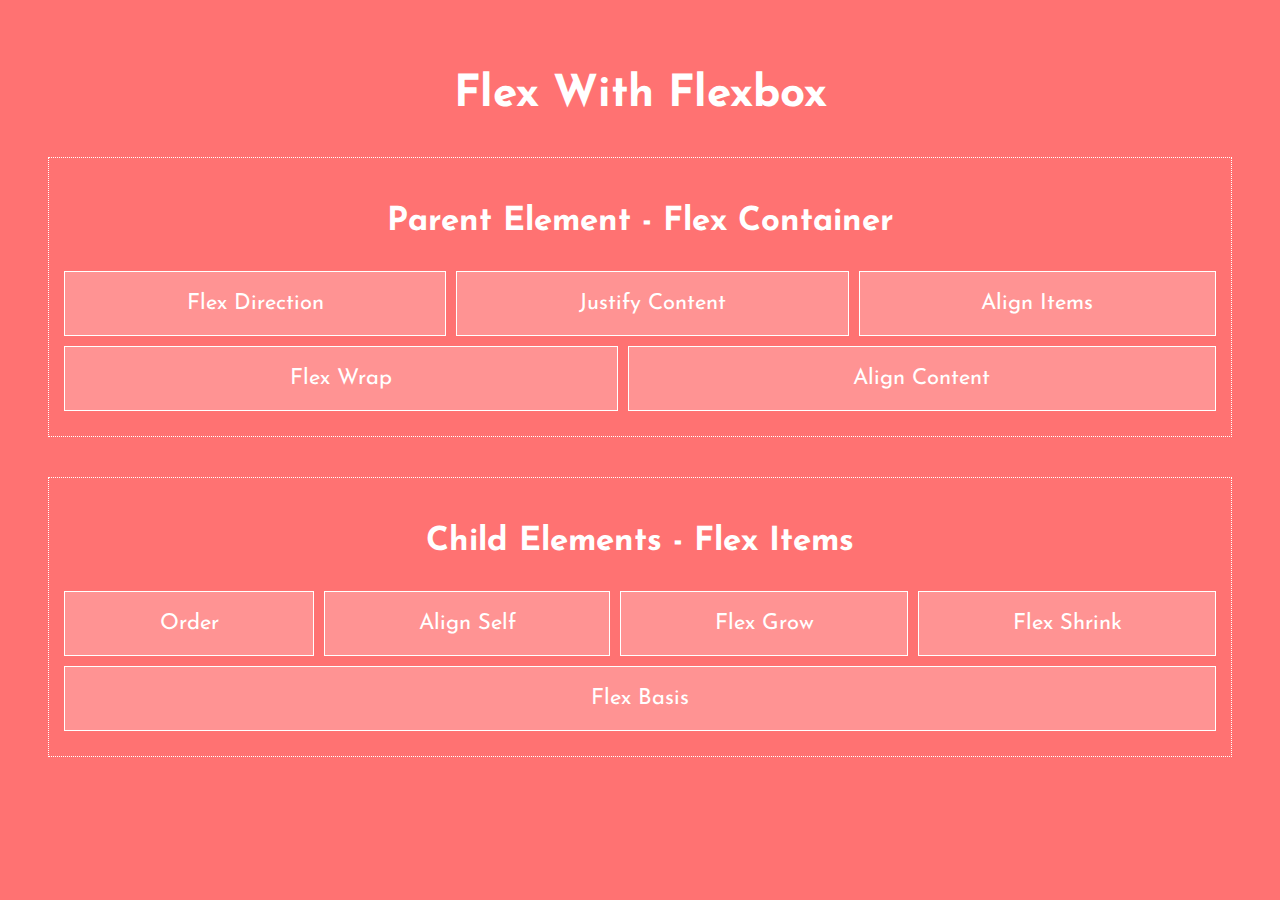
<file: index.html>
<!DOCTYPE html>
<html lang="en">
<head>
    <meta charset="UTF-8">
    <meta name="viewport" content="width=device-width, initial-scale=1.0">
    <title>Flexbox | Web</title>
    <link href='https://fonts.googleapis.com/css?family=Josefin Sans' rel='stylesheet'>
    <link rel="stylesheet" href="./css/boilerplate.css">
    <link rel="stylesheet" href="./css/index.css">
</head>
<body>
    <div class="header">
        <h1>Flex With Flexbox</h1>
    </div>

    <div class="body">
        <div class="head-container">
            <h2 class="text-center">Parent Element - Flex Container</h2>
            <div class="container">
                <a href="flexDirection.html">Flex Direction</a>
                <a href="justifyContent.html">Justify Content</a>
                <a href="alignItems.html">Align Items</a>
            </div>
            <div class="container">
                <a href="flexWrap.html">Flex Wrap</a>
                <a href="alignContent.html">Align Content</a>
            </div>
        </div>

        <div class="head-container">
            <h2 class="text-center">Child Elements - Flex Items</h2>
            <div class="container">
                <a href="order.html">Order</a>
                <a href="alignSelf.html">Align Self</a>
                <a href="flexGrow.html">Flex Grow</a>
                <a href="flexShrink.html">Flex Shrink</a>
                <a href="flexBasis.html">Flex Basis</a>
            </div>
        </div>
    </div>
</body>
</html>
</file>
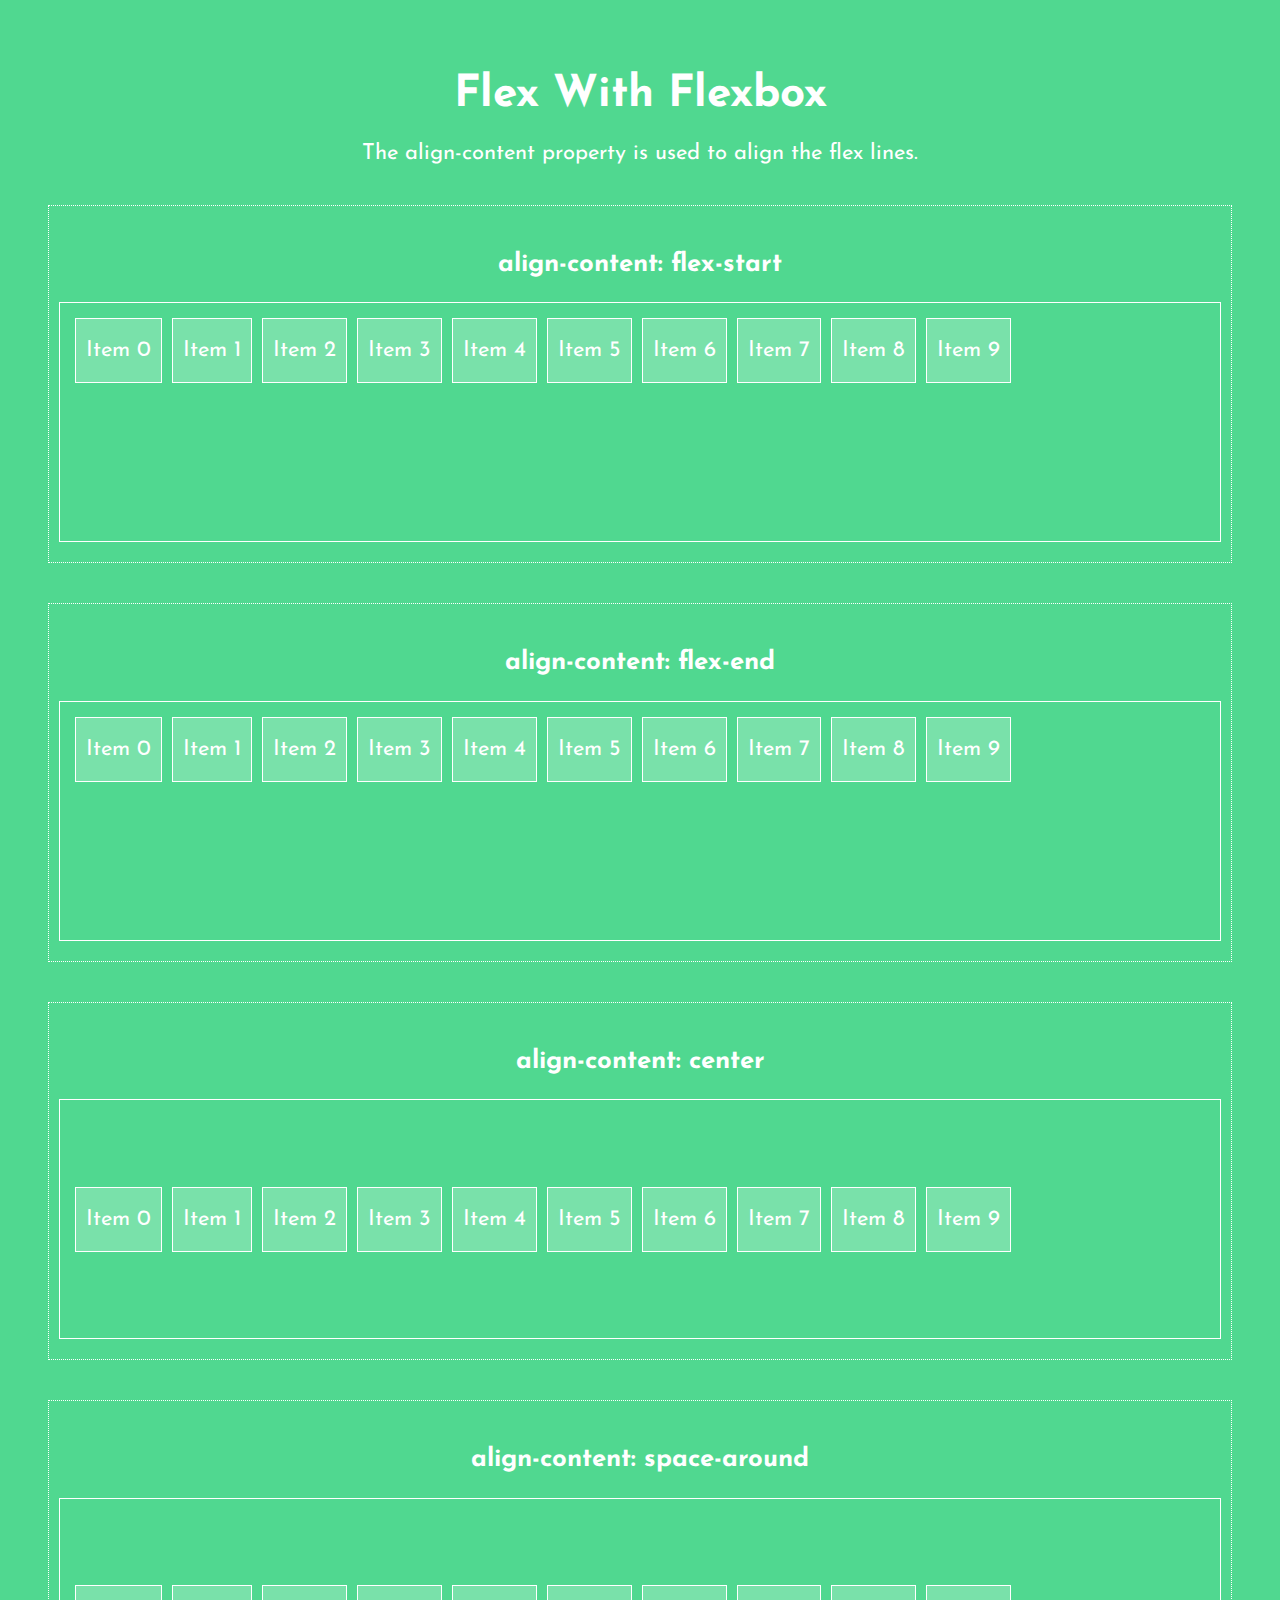
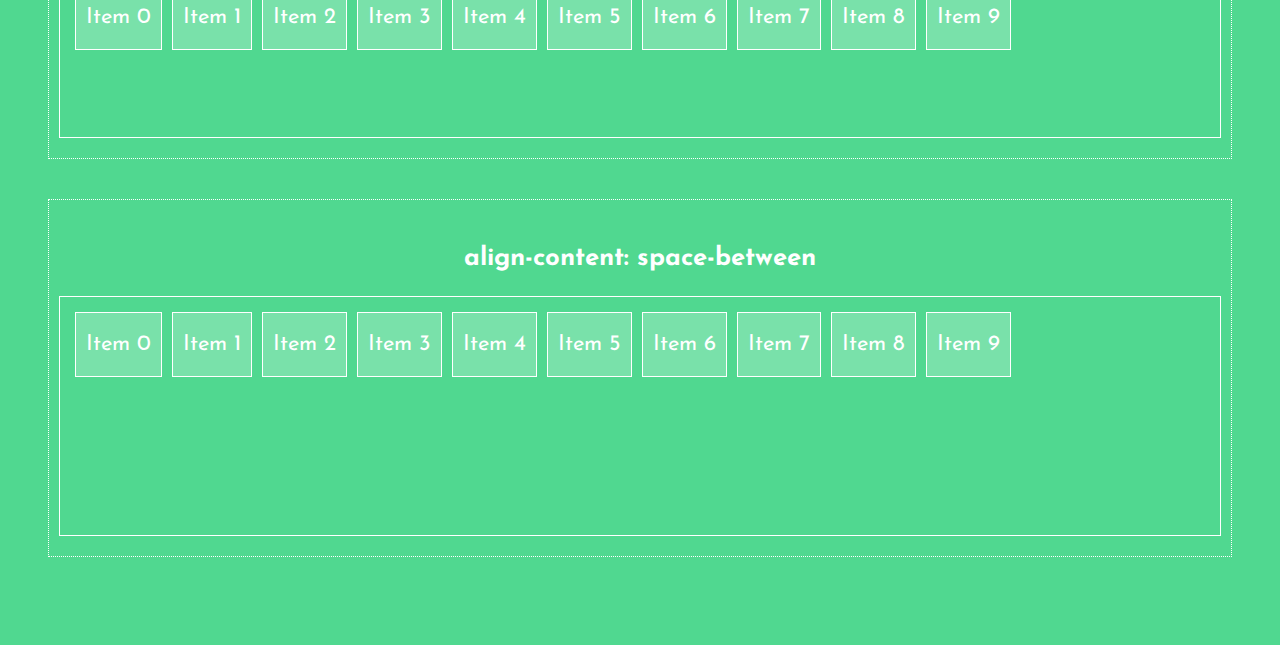
<file: alignContent.html>
<!DOCTYPE html>
<html lang="en">
<head>
    <meta charset="UTF-8">
    <meta name="viewport" content="width=device-width, initial-scale=1.0">
    <title>Align-content</title>
    <link href='https://fonts.googleapis.com/css?family=Josefin Sans' rel='stylesheet'>
    <link rel="stylesheet" href="./css/boilerplate.css">
    <link rel="stylesheet" href="./css/alignContent.css">
</head>
<body>
    <div class="header">
        <h1>Flex With Flexbox</h1>
        <p>The align-content property is used to align the flex lines.</p>
    </div>

    <div class="head-container">
        <h3 class="text-center">align-content: flex-start</h3>
        <div class="flex-container start">
            <div>Item 0</div>
            <div>Item 1</div>
            <div>Item 2</div>
            <div>Item 3</div>
            <div>Item 4</div>
            <div>Item 5</div>
            <div>Item 6</div>
            <div>Item 7</div>
            <div>Item 8</div>
            <div>Item 9</div>
        </div>
    </div>
    <div class="head-container">
        <h3 class="text-center">align-content: flex-end</h3>
        <div class="flex-container end">
            <div>Item 0</div>
            <div>Item 1</div>
            <div>Item 2</div>
            <div>Item 3</div>
            <div>Item 4</div>
            <div>Item 5</div>
            <div>Item 6</div>
            <div>Item 7</div>
            <div>Item 8</div>
            <div>Item 9</div>
        </div>
    </div>
    <div class="head-container">
        <h3 class="text-center">align-content: center</h3>
        <div class="flex-container center">
            <div>Item 0</div>
            <div>Item 1</div>
            <div>Item 2</div>
            <div>Item 3</div>
            <div>Item 4</div>
            <div>Item 5</div>
            <div>Item 6</div>
            <div>Item 7</div>
            <div>Item 8</div>
            <div>Item 9</div>
        </div>
    </div>
    <div class="head-container">
        <h3 class="text-center">align-content: space-around</h3>
        <div class="flex-container space-around">
            <div>Item 0</div>
            <div>Item 1</div>
            <div>Item 2</div>
            <div>Item 3</div>
            <div>Item 4</div>
            <div>Item 5</div>
            <div>Item 6</div>
            <div>Item 7</div>
            <div>Item 8</div>
            <div>Item 9</div>
        </div>
    </div>
    <div class="head-container">
        <h3 class="text-center">align-content: space-between</h3>
        <div class="flex-container space-between">
            <div>Item 0</div>
            <div>Item 1</div>
            <div>Item 2</div>
            <div>Item 3</div>
            <div>Item 4</div>
            <div>Item 5</div>
            <div>Item 6</div>
            <div>Item 7</div>
            <div>Item 8</div>
            <div>Item 9</div>
        </div>
    </div>
</body>
</html>
</file>
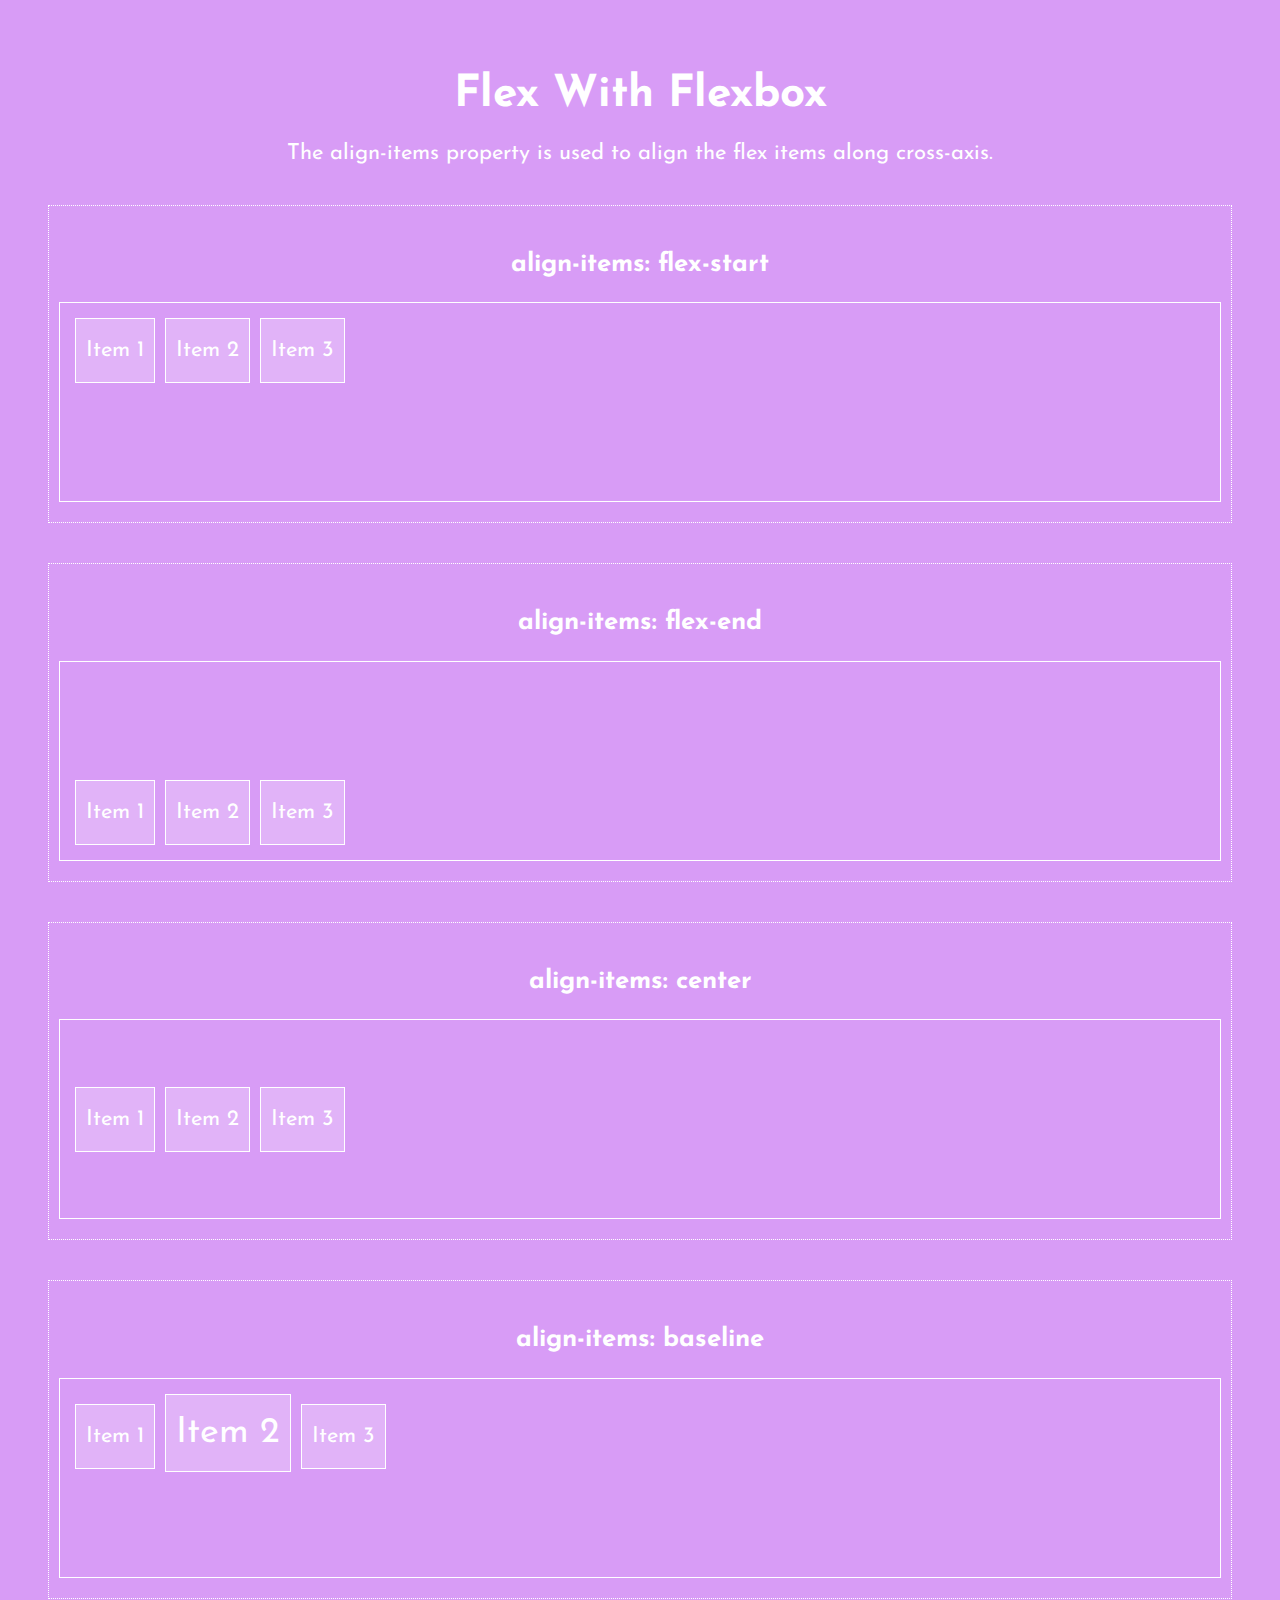
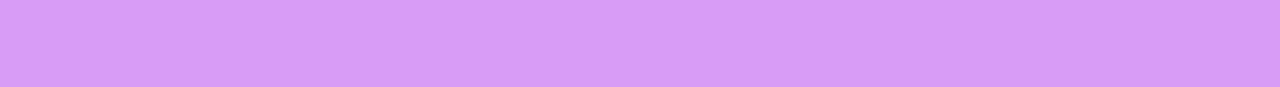
<file: alignItems.html>
<!DOCTYPE html>
<html lang="en">
<head>
    <meta charset="UTF-8">
    <meta name="viewport" content="width=device-width, initial-scale=1.0">
    <title>Align-items</title>
    <link href='https://fonts.googleapis.com/css?family=Josefin Sans' rel='stylesheet'>
    <link rel="stylesheet" href="./css/boilerplate.css">
    <link rel="stylesheet" href="./css/alignItems.css">
</head>
<body>
    <div class="header">
        <h1>Flex With Flexbox</h1>
        <p>The align-items property is used to align the flex items along cross-axis.</p>
    </div>

    <div class="head-container">
        <h3 class="text-center">align-items: flex-start</h3>
        <div class="flex-container start">
            <div>Item 1</div>
            <div>Item 2</div>
            <div>Item 3</div>
        </div>
    </div>
    <div class="head-container">
        <h3 class="text-center">align-items: flex-end</h3>
        <div class="flex-container end">
            <div>Item 1</div>
            <div>Item 2</div>
            <div>Item 3</div>
        </div>
    </div>
    <div class="head-container">
        <h3 class="text-center">align-items: center</h3>
        <div class="flex-container center">
            <div>Item 1</div>
            <div>Item 2</div>
            <div>Item 3</div>
        </div>
    </div>
    <div class="head-container">
        <h3 class="text-center">align-items: baseline</h3>
        <div class="flex-container baseline">
            <div>Item 1</div>
            <div>Item 2</div>
            <div>Item 3</div>
        </div>
    </div>
</body>
</html>
</file>
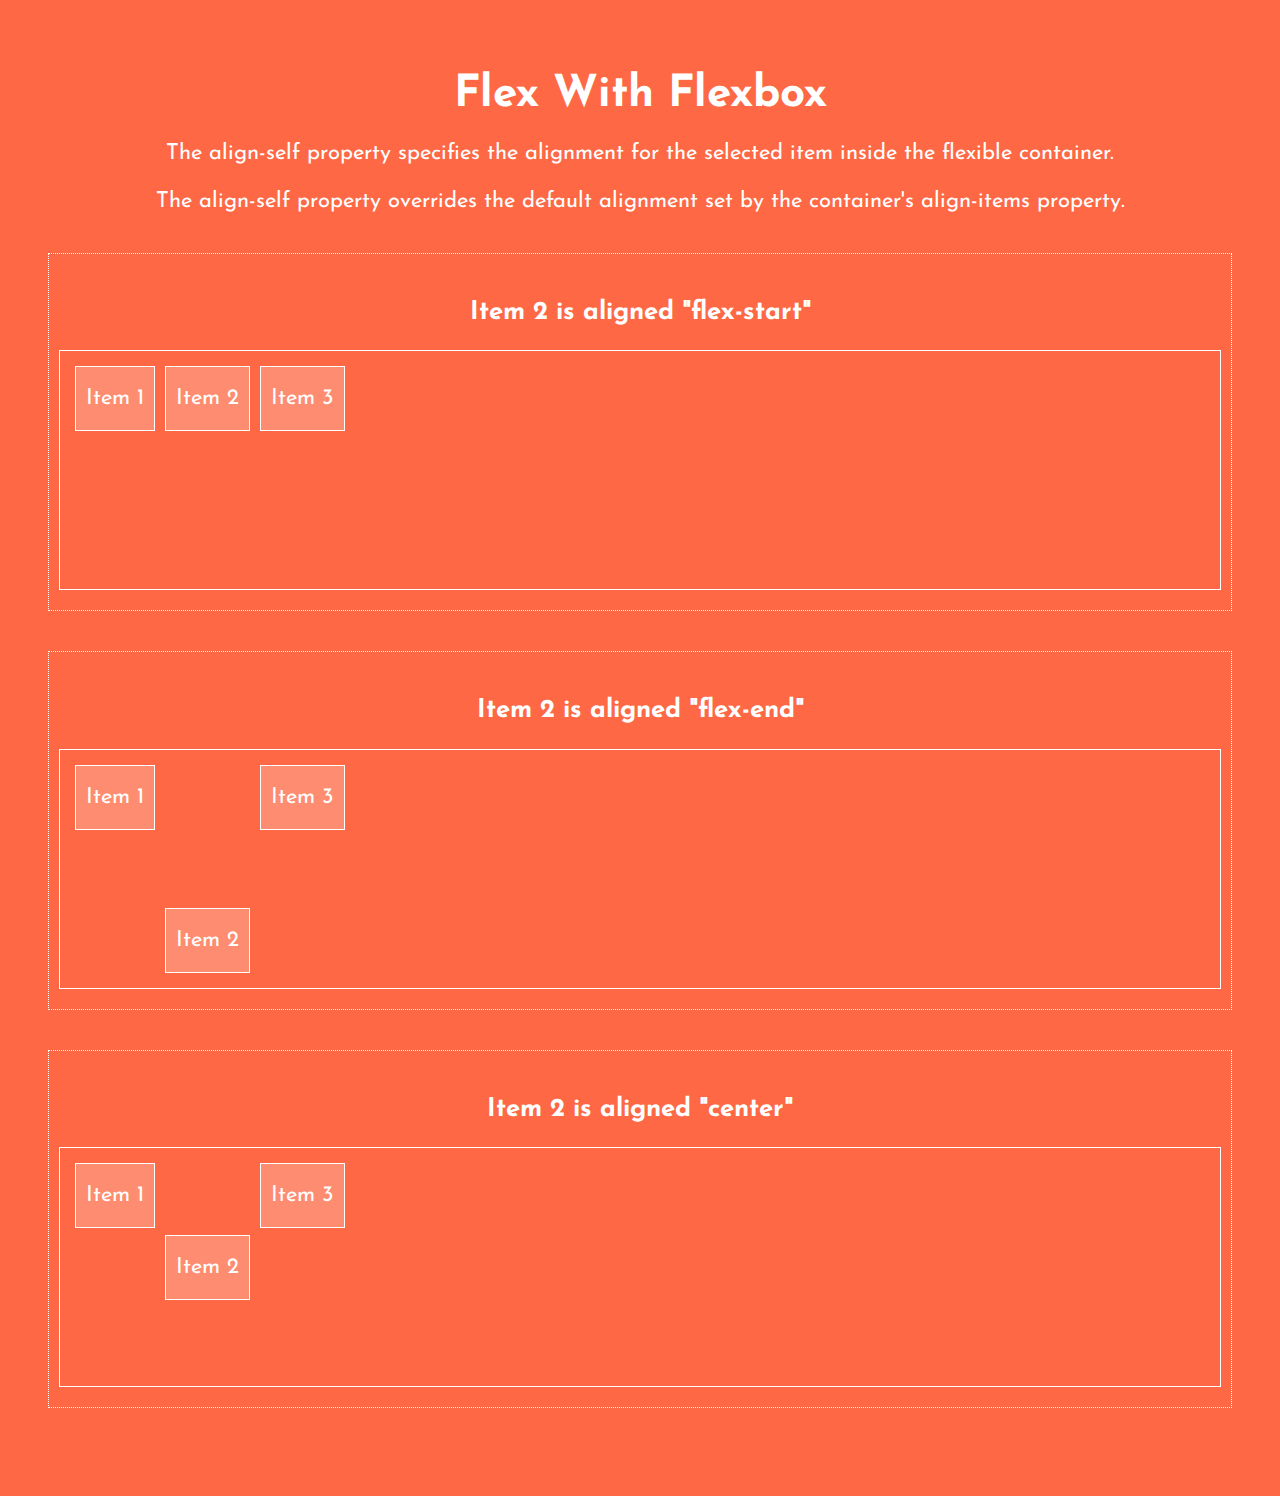
<file: alignSelf.html>
<!DOCTYPE html>
<html lang="en">
<head>
    <meta charset="UTF-8">
    <meta name="viewport" content="width=device-width, initial-scale=1.0">
    <title>Flex-direction</title>
    <link href='https://fonts.googleapis.com/css?family=Josefin Sans' rel='stylesheet'>
    <link rel="stylesheet" href="./css/boilerplate.css">
    <link rel="stylesheet" href="./css/alignSelf.css">
</head>
<body>
    <div class="header">
        <h1>Flex With Flexbox</h1>
        <p>The align-self property specifies the alignment for the selected item inside the flexible container.</p>
        <p>The align-self property overrides the default alignment set by the container's align-items property.</p>
    </div>

    <div class="head-container">
        <h3 class="text-center">Item 2 is aligned "flex-start"</h3>
        <div class="flex-container sample1">
            <div>Item 1</div>
            <div>Item 2</div>
            <div>Item 3</div>
        </div>
    </div>
    <div class="head-container">
        <h3 class="text-center">Item 2 is aligned "flex-end"</h3>
        <div class="flex-container sample2">
            <div>Item 1</div>
            <div>Item 2</div>
            <div>Item 3</div>
        </div>
    </div>
    <div class="head-container">
        <h3 class="text-center">Item 2 is aligned "center"</h3>
        <div class="flex-container sample3">
            <div>Item 1</div>
            <div>Item 2</div>
            <div>Item 3</div>
        </div>
    </div>
</body>
</html>
</file>
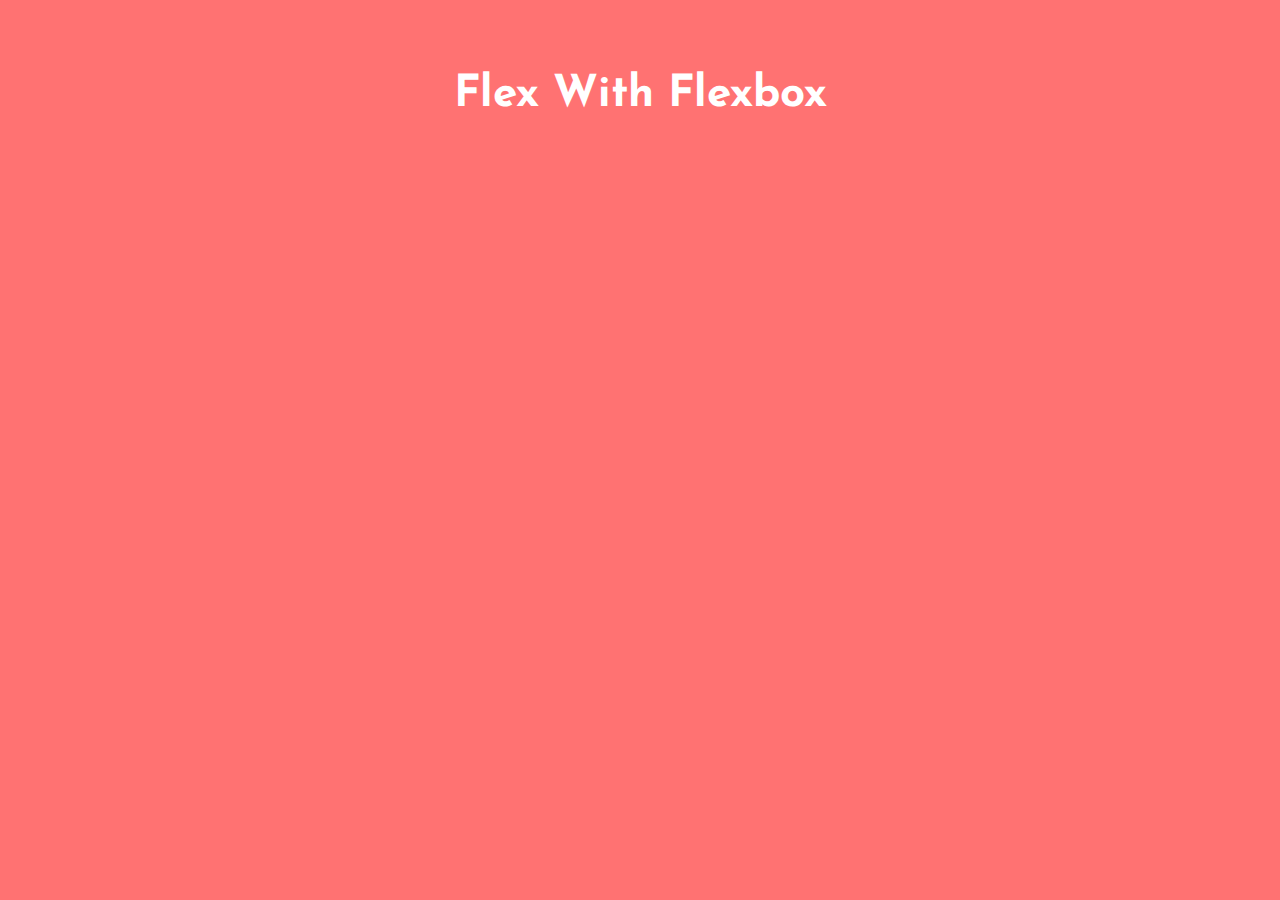
<file: boilerplate.html>
<!DOCTYPE html>
<html lang="en">
<head>
    <meta charset="UTF-8">
    <meta name="viewport" content="width=device-width, initial-scale=1.0">
    <title>Learning-Flexbox</title>
    <link href='https://fonts.googleapis.com/css?family=Josefin Sans' rel='stylesheet'>
    <link rel="stylesheet" href="./css/boilerplate.css">
</head>
<body>
    <div class="header">
        <h1>Flex With Flexbox</h1>
    </div>
</body>
</html>
</file>
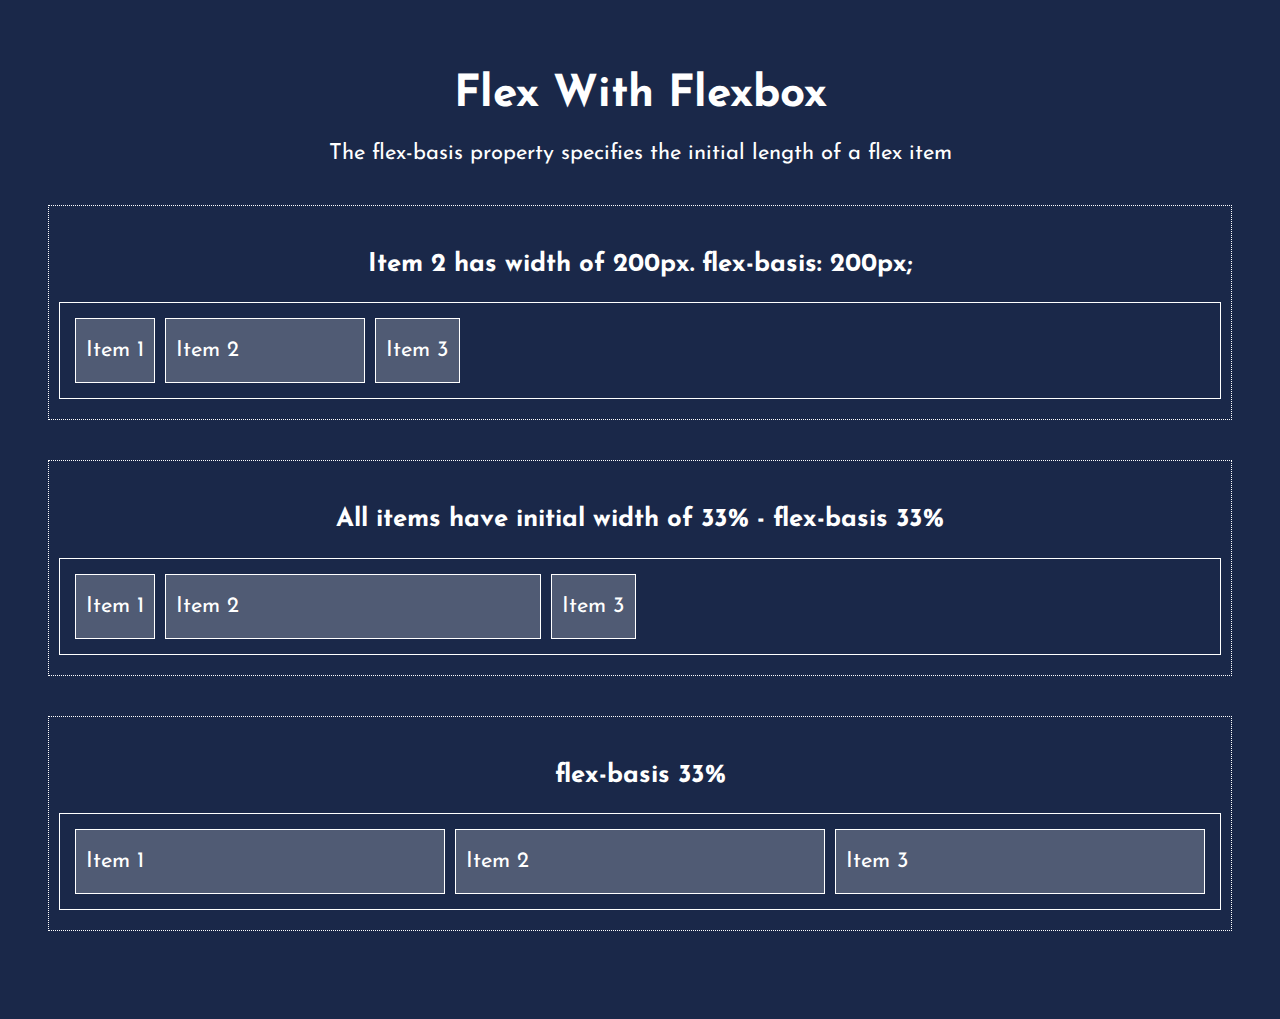
<file: flexBasis.html>
<!DOCTYPE html>
<html lang="en">
<head>
    <meta charset="UTF-8">
    <meta name="viewport" content="width=device-width, initial-scale=1.0">
    <title>Flex-direction</title>
    <link href='https://fonts.googleapis.com/css?family=Josefin Sans' rel='stylesheet'>
    <link rel="stylesheet" href="./css/boilerplate.css">
    <link rel="stylesheet" href="./css/flexBasis.css">
</head>
<body>
    <div class="header">
        <h1>Flex With Flexbox</h1>
        <p>The flex-basis property specifies the initial length of a flex item</p>
    </div>

    <div class="head-container">
        <h3 class="text-center">Item 2 has width of 200px. flex-basis: 200px;</h3>
        <div class="flex-container sample1">
            <div>Item 1</div>
            <div>Item 2</div>
            <div>Item 3</div>
        </div>
    </div>
    <div class="head-container">
        <h3 class="text-center">All items have initial width of 33% - flex-basis 33%</h3>
        <div class="flex-container sample2">
            <div>Item 1</div>
            <div>Item 2</div>
            <div>Item 3</div>
        </div>
    </div>
    <div class="head-container">
        <h3 class="text-center">flex-basis 33%</h3>
        <div class="flex-container sample3">
            <div>Item 1</div>
            <div>Item 2</div>
            <div>Item 3</div>
        </div>
    </div>
</body>
</html>
</file>
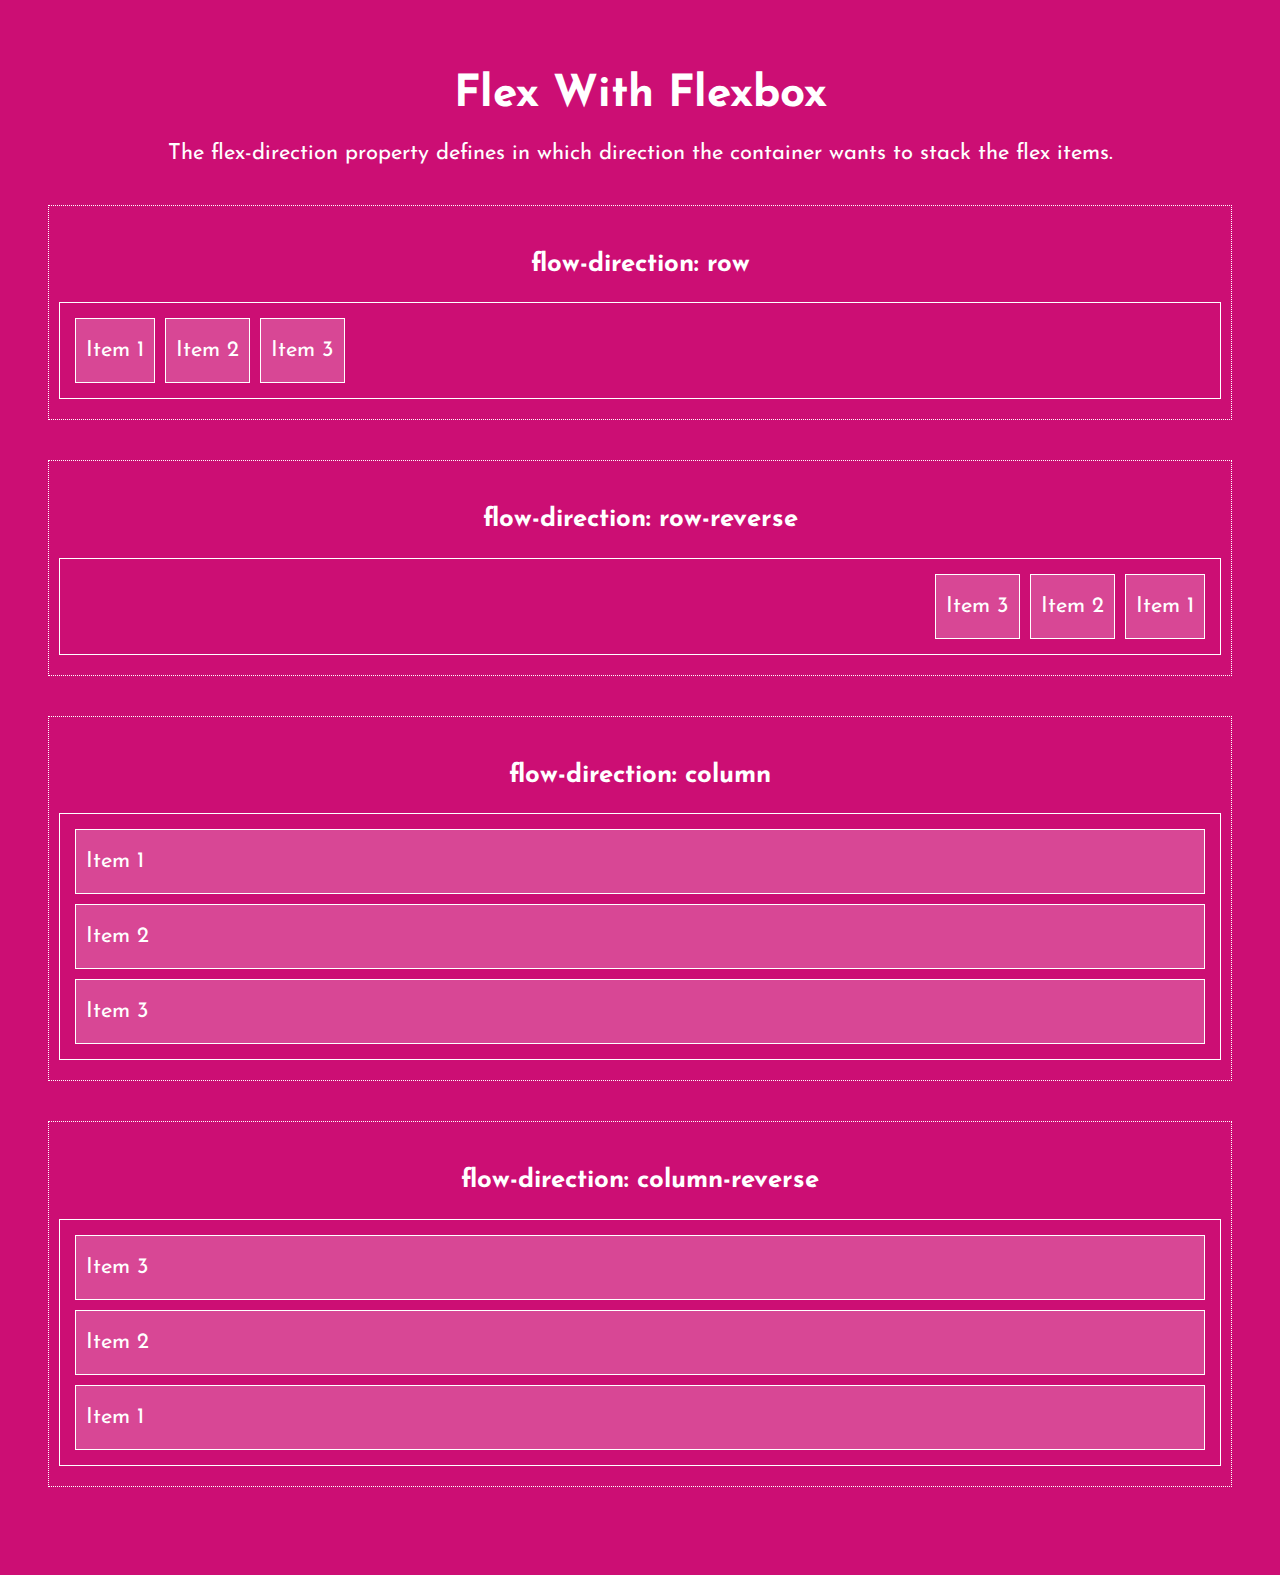
<file: flexDirection.html>
<!DOCTYPE html>
<html lang="en">
<head>
    <meta charset="UTF-8">
    <meta name="viewport" content="width=device-width, initial-scale=1.0">
    <title>Flex-direction</title>
    <link href='https://fonts.googleapis.com/css?family=Josefin Sans' rel='stylesheet'>
    <link rel="stylesheet" href="./css/boilerplate.css">
    <link rel="stylesheet" href="./css/flexDirection.css">
</head>
<body>
    <div class="header">
        <h1>Flex With Flexbox</h1>
        <p>The flex-direction property defines in which direction the container wants to stack the flex items.</p>
    </div>

    <div class="head-container">
        <h3 class="text-center">flow-direction: row</h3>
        <div class="flex-container row">
            <div>Item 1</div>
            <div>Item 2</div>
            <div>Item 3</div>
        </div>
    </div>
    <div class="head-container">
        <h3 class="text-center">flow-direction: row-reverse</h3>
        <div class="flex-container row-reverse">
            <div>Item 1</div>
            <div>Item 2</div>
            <div>Item 3</div>
        </div>
    </div>
    <div class="head-container">
        <h3 class="text-center">flow-direction: column</h3>
        <div class="flex-container column">
            <div>Item 1</div>
            <div>Item 2</div>
            <div>Item 3</div>
        </div>
    </div>
    <div class="head-container">
        <h3 class="text-center">flow-direction: column-reverse</h3>
        <div class="flex-container column-reverse">
            <div>Item 1</div>
            <div>Item 2</div>
            <div>Item 3</div>
        </div>
    </div>
</body>
</html>
</file>
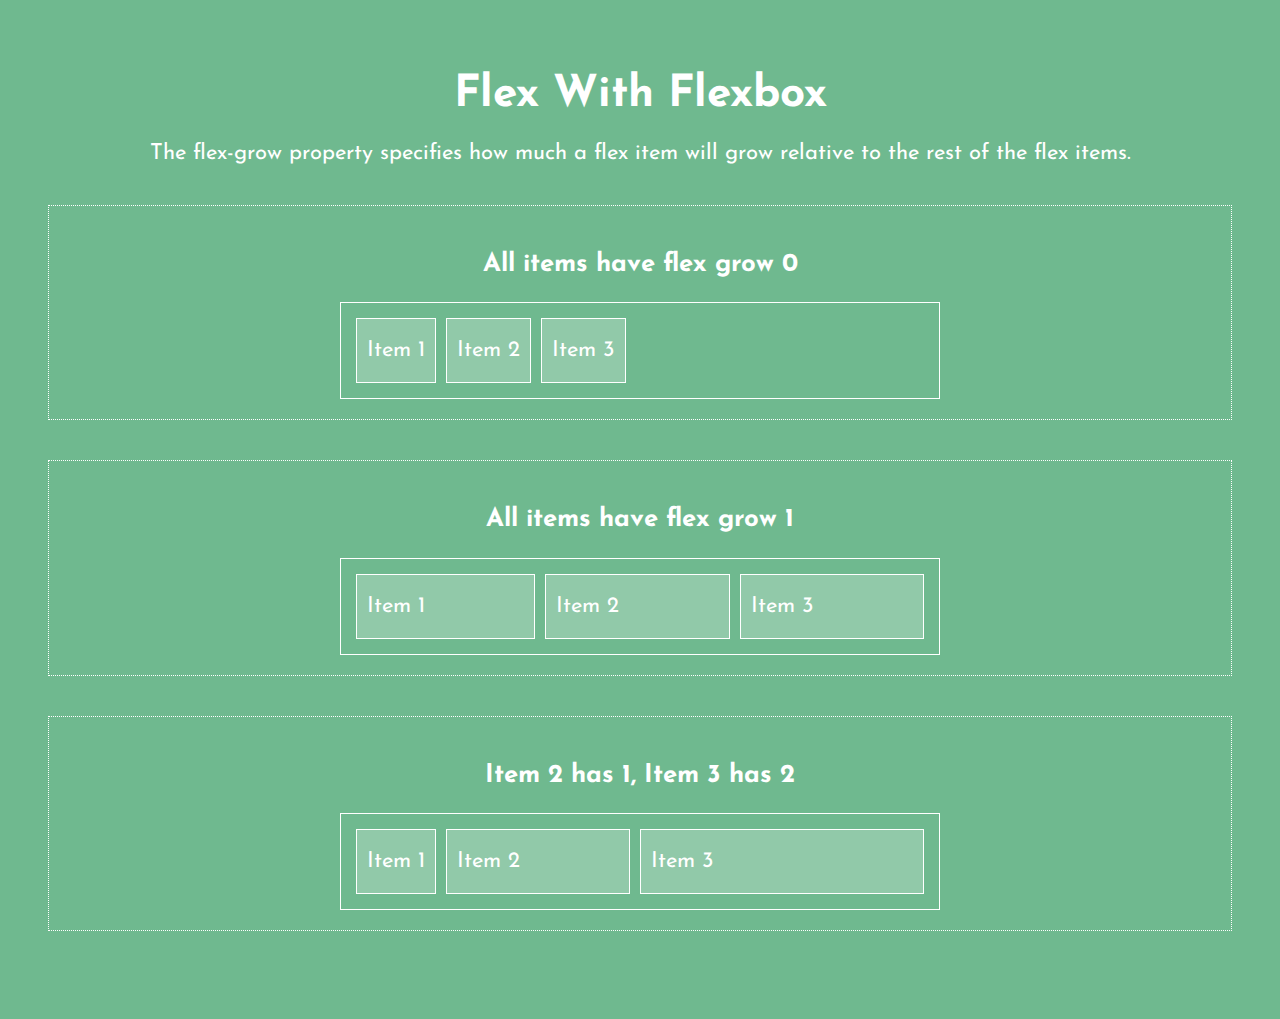
<file: flexGrow.html>
<!DOCTYPE html>
<html lang="en">
<head>
    <meta charset="UTF-8">
    <meta name="viewport" content="width=device-width, initial-scale=1.0">
    <title>Flex-direction</title>
    <link href='https://fonts.googleapis.com/css?family=Josefin Sans' rel='stylesheet'>
    <link rel="stylesheet" href="./css/boilerplate.css">
    <link rel="stylesheet" href="./css/flexGrow.css">
</head>
<body>
    <div class="header">
        <h1>Flex With Flexbox</h1>
        <p>The flex-grow property specifies how much a flex item will grow relative to the rest of the flex items.</p>
    </div>

    <div class="head-container">
        <h3 class="text-center">All items have flex grow 0</h3>
        <div class="flex-container sample1">
            <div>Item 1</div>
            <div>Item 2</div>
            <div>Item 3</div>
        </div>
    </div>
    <div class="head-container">
        <h3 class="text-center">All items have flex grow 1</h3>
        <div class="flex-container sample2">
            <div>Item 1</div>
            <div>Item 2</div>
            <div>Item 3</div>
        </div>
    </div>
    <div class="head-container">
        <h3 class="text-center">Item 2 has 1, Item 3 has 2</h3>
        <div class="flex-container sample3">
            <div>Item 1</div>
            <div>Item 2</div>
            <div>Item 3</div>
        </div>
    </div>
</body>
</html>
</file>
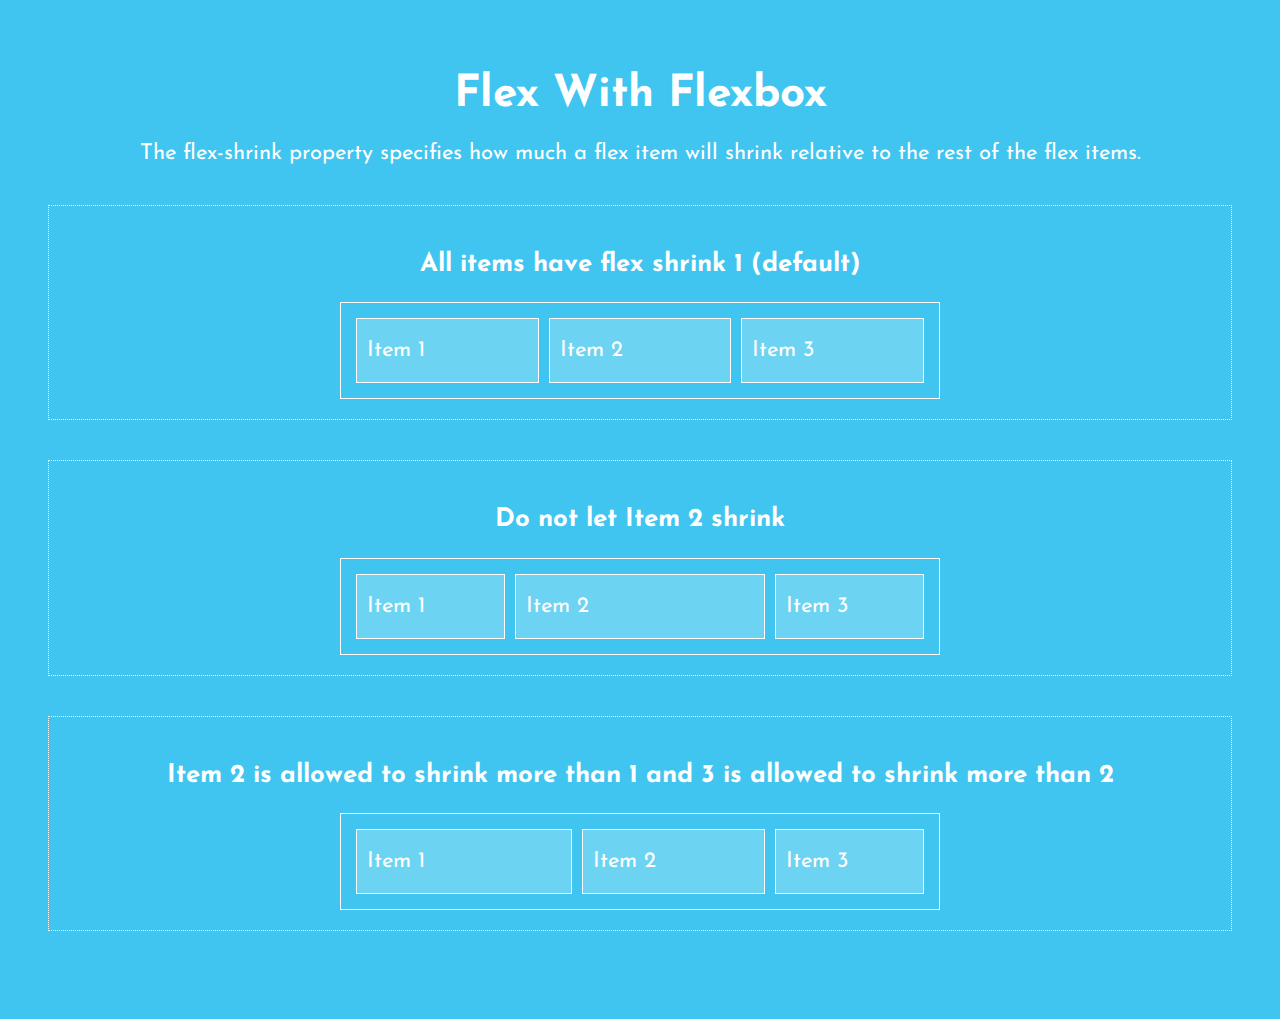
<file: flexShrink.html>
<!DOCTYPE html>
<html lang="en">
<head>
    <meta charset="UTF-8">
    <meta name="viewport" content="width=device-width, initial-scale=1.0">
    <title>Flex-direction</title>
    <link href='https://fonts.googleapis.com/css?family=Josefin Sans' rel='stylesheet'>
    <link rel="stylesheet" href="./css/boilerplate.css">
    <link rel="stylesheet" href="./css/flexShrink.css">
</head>
<body>
    <div class="header">
        <h1>Flex With Flexbox</h1>
        <p>The flex-shrink property specifies how much a flex item will shrink relative to the rest of the flex items.</p>
    </div>

    <div class="head-container">
        <h3 class="text-center">All items have flex shrink 1 (default)</h3>
        <div class="flex-container sample1">
            <div>Item 1</div>
            <div>Item 2</div>
            <div>Item 3</div>
        </div>
    </div>
    <div class="head-container">
        <h3 class="text-center">Do not let Item 2 shrink</h3>
        <div class="flex-container sample2">
            <div>Item 1</div>
            <div>Item 2</div>
            <div>Item 3</div>
        </div>
    </div>
    <div class="head-container">
        <h3 class="text-center">Item 2 is allowed to shrink more than 1 and 3 is allowed to shrink more than 2</h3>
        <div class="flex-container sample3">
            <div>Item 1</div>
            <div>Item 2</div>
            <div>Item 3</div>
        </div>
    </div>
</body>
</html>
</file>
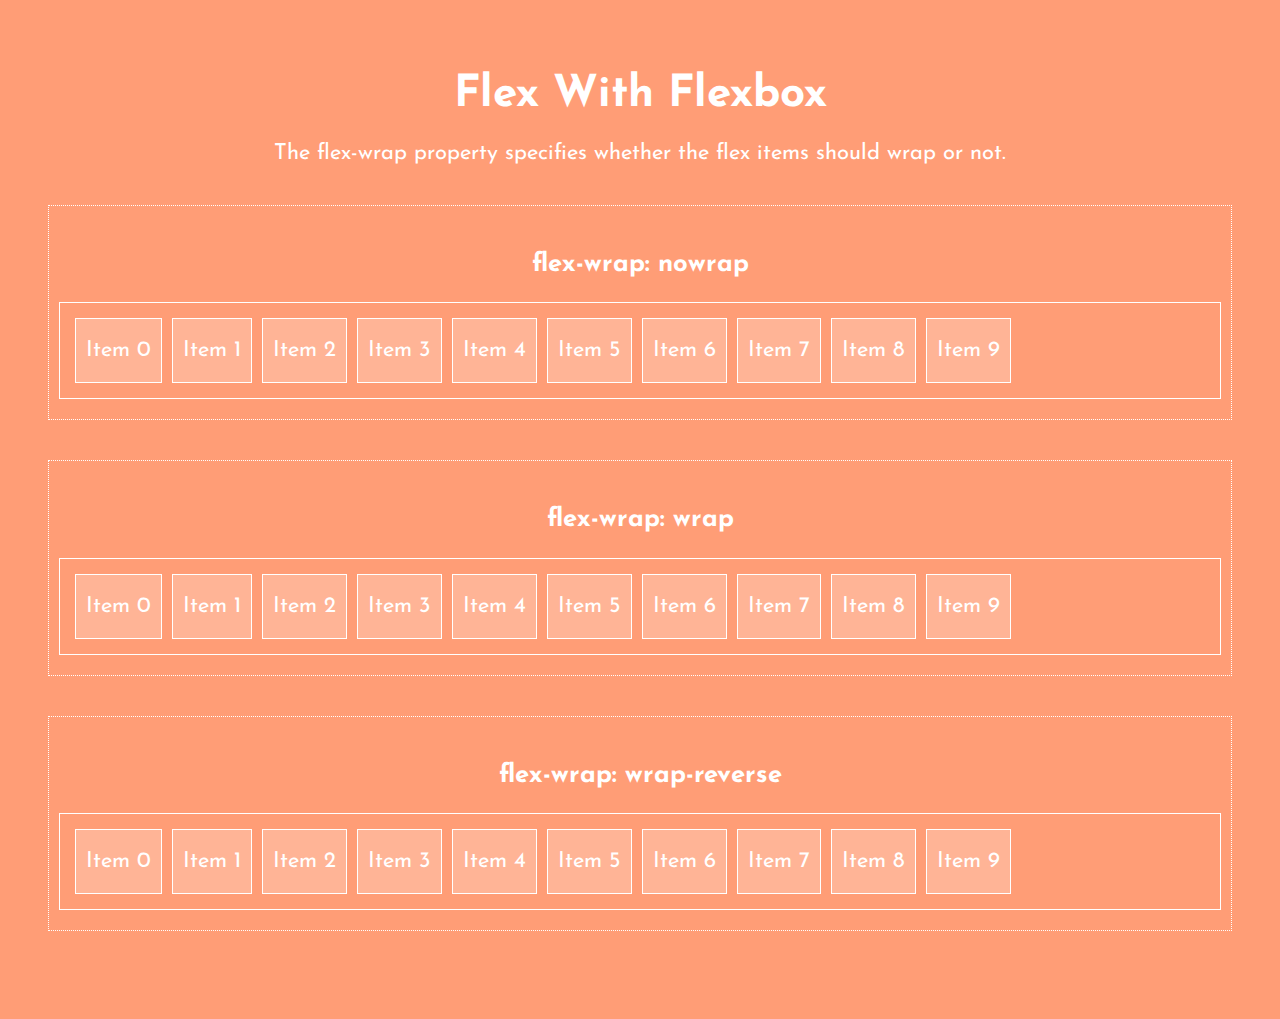
<file: flexWrap.html>
<!DOCTYPE html>
<html lang="en">
<head>
    <meta charset="UTF-8">
    <meta name="viewport" content="width=device-width, initial-scale=1.0">
    <title>Flex-wrap</title>
    <link href='https://fonts.googleapis.com/css?family=Josefin Sans' rel='stylesheet'>
    <link rel="stylesheet" href="./css/boilerplate.css">
    <link rel="stylesheet" href="./css/flexWrap.css">
</head>
<body>
    <div class="header">
        <h1>Flex With Flexbox</h1>
        <p>The flex-wrap property specifies whether the flex items should wrap or not.</p>
    </div>

    <div class="head-container">
        <h3 class="text-center">flex-wrap: nowrap</h3>
        <div class="flex-container nowrap">
            <div>Item 0</div>
            <div>Item 1</div>
            <div>Item 2</div>
            <div>Item 3</div>
            <div>Item 4</div>
            <div>Item 5</div>
            <div>Item 6</div>
            <div>Item 7</div>
            <div>Item 8</div>
            <div>Item 9</div>
        </div>
    </div>
    <div class="head-container">
        <h3 class="text-center">flex-wrap: wrap</h3>
        <div class="flex-container wrap">
            <div>Item 0</div>
            <div>Item 1</div>
            <div>Item 2</div>
            <div>Item 3</div>
            <div>Item 4</div>
            <div>Item 5</div>
            <div>Item 6</div>
            <div>Item 7</div>
            <div>Item 8</div>
            <div>Item 9</div>
        </div>
    </div>
    <div class="head-container">
        <h3 class="text-center">flex-wrap: wrap-reverse</h3>
        <div class="flex-container wrap-reverse">
            <div>Item 0</div>
            <div>Item 1</div>
            <div>Item 2</div>
            <div>Item 3</div>
            <div>Item 4</div>
            <div>Item 5</div>
            <div>Item 6</div>
            <div>Item 7</div>
            <div>Item 8</div>
            <div>Item 9</div>
        </div>
    </div>
</body>
</html>
</file>
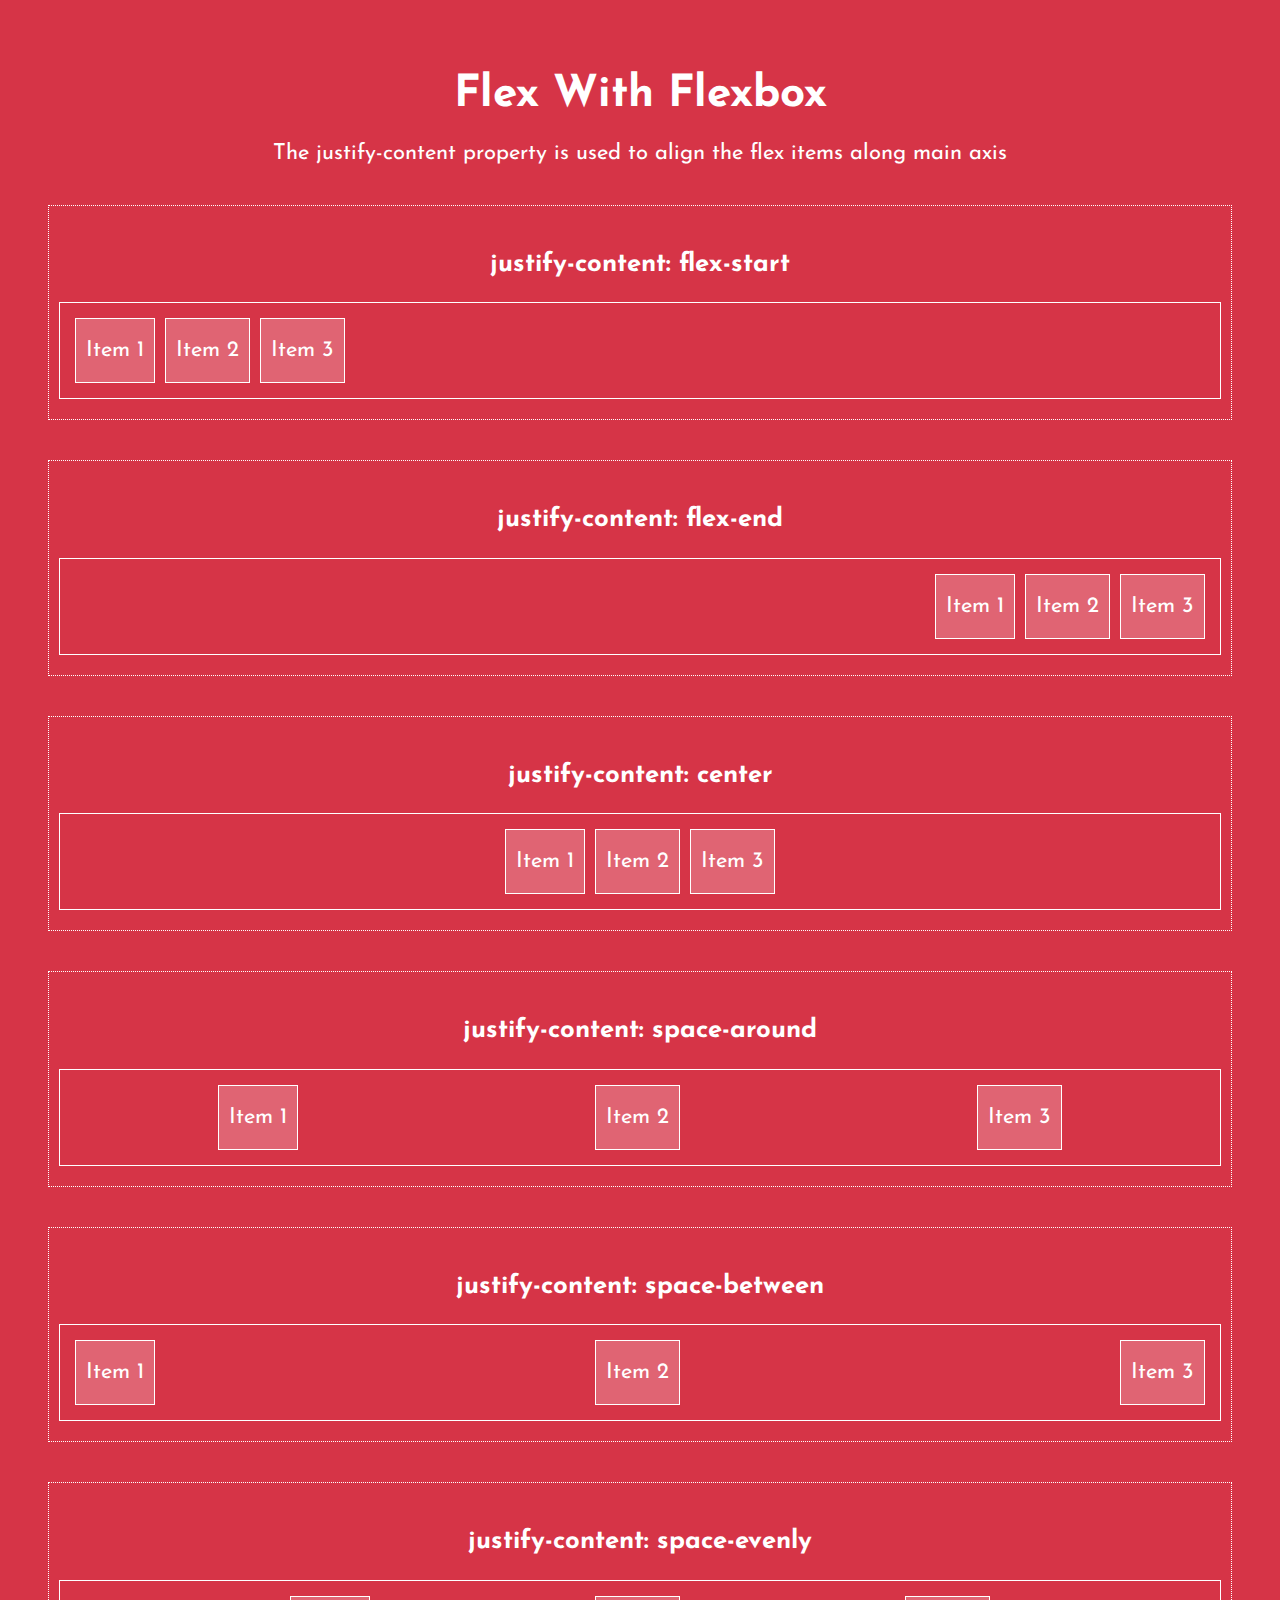
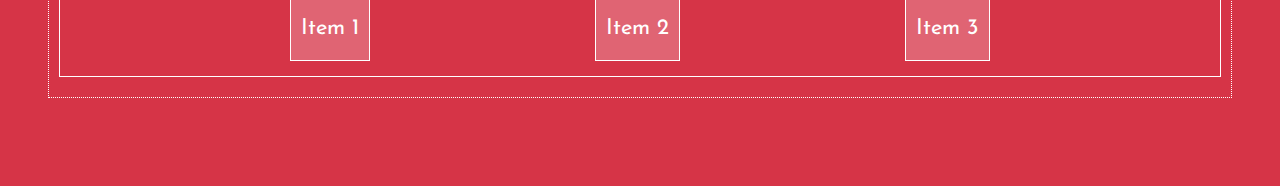
<file: justifyContent.html>
<!DOCTYPE html>
<html lang="en">
<head>
    <meta charset="UTF-8">
    <meta name="viewport" content="width=device-width, initial-scale=1.0">
    <title>Flex-direction</title>
    <link href='https://fonts.googleapis.com/css?family=Josefin Sans' rel='stylesheet'>
    <link rel="stylesheet" href="./css/boilerplate.css">
    <link rel="stylesheet" href="./css/justifyContent.css">
</head>
<body>
    <div class="header">
        <h1>Flex With Flexbox</h1>
        <p>The justify-content property is used to align the flex items along main axis</p>
    </div>

    <div class="head-container">
        <h3 class="text-center">justify-content: flex-start</h3>
        <div class="flex-container start">
            <div>Item 1</div>
            <div>Item 2</div>
            <div>Item 3</div>
        </div>
    </div>
    <div class="head-container">
        <h3 class="text-center">justify-content: flex-end</h3>
        <div class="flex-container end">
            <div>Item 1</div>
            <div>Item 2</div>
            <div>Item 3</div>
        </div>
    </div>
    <div class="head-container">
        <h3 class="text-center">justify-content: center</h3>
        <div class="flex-container center">
            <div>Item 1</div>
            <div>Item 2</div>
            <div>Item 3</div>
        </div>
    </div>
    <div class="head-container">
        <h3 class="text-center">justify-content: space-around</h3>
        <div class="flex-container space-around">
            <div>Item 1</div>
            <div>Item 2</div>
            <div>Item 3</div>
        </div>
    </div>
    <div class="head-container">
        <h3 class="text-center">justify-content: space-between</h3>
        <div class="flex-container space-between">
            <div>Item 1</div>
            <div>Item 2</div>
            <div>Item 3</div>
        </div>
    </div>
    <div class="head-container">
        <h3 class="text-center">justify-content: space-evenly</h3>
        <div class="flex-container space-evenly">
            <div>Item 1</div>
            <div>Item 2</div>
            <div>Item 3</div>
        </div>
    </div>
</body>
</html>
</file>
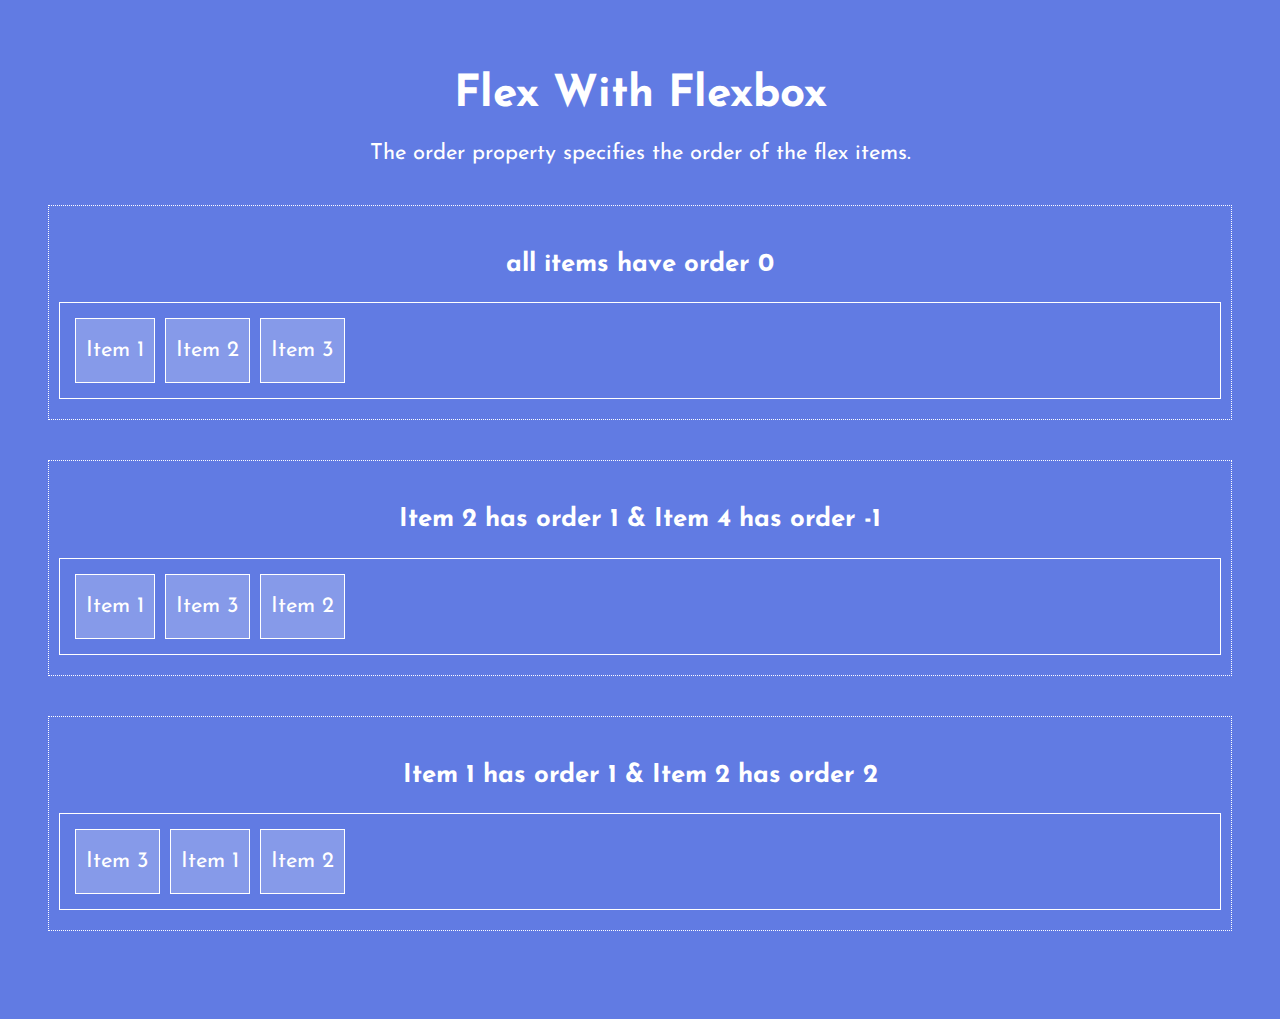
<file: order.html>
<!DOCTYPE html>
<html lang="en">
<head>
    <meta charset="UTF-8">
    <meta name="viewport" content="width=device-width, initial-scale=1.0">
    <title>Flex-direction</title>
    <link href='https://fonts.googleapis.com/css?family=Josefin Sans' rel='stylesheet'>
    <link rel="stylesheet" href="./css/boilerplate.css">
    <link rel="stylesheet" href="./css/order.css">
</head>
<body>
    <div class="header">
        <h1>Flex With Flexbox</h1>
        <p>The order property specifies the order of the flex items.</p>
    </div>

    <div class="head-container">
        <h3 class="text-center">all items have order 0</h3>
        <div class="flex-container sample1">
            <div>Item 1</div>
            <div>Item 2</div>
            <div>Item 3</div>
        </div>
    </div>
    <div class="head-container">
        <h3 class="text-center">Item 2 has order 1 & Item 4 has order -1</h3>
        <div class="flex-container sample2">
            <div>Item 1</div>
            <div>Item 2</div>
            <div>Item 3</div>
        </div>
    </div>
    <div class="head-container">
        <h3 class="text-center">Item 1 has order 1 & Item 2 has order 2</h3>
        <div class="flex-container sample3">
            <div>Item 1</div>
            <div>Item 2</div>
            <div>Item 3</div>
        </div>
    </div>
</body>
</html>
</file>
<file: css/boilerplate.css>
* {
    box-sizing: border-box;
}

body {
    background-color: #ff7272;
    min-height: 90vh;
    overflow-x: hidden;
    font-family: 'Josefin Sans';
    font-size: 22px;
    color: #fff;
    padding: 40px;
}

.header > h1,p {
    margin: 25px 0 25px;
    text-align: center;
}

.head-container {
    border: 1px dotted #fff;
    padding: 20px 10px 20px 10px;
    margin: 40px 0 40px;
}

.flex-container {
    border: 1px solid #fff;
    padding: 10px;
    display: flex;
}

.flex-container > * {
    border: 1px solid #fff;
    background-color: rgba(255, 255, 255, 0.24);
    padding: 20px 10px 20px 10px;
    margin: 5px;
}

.flex-container > *:hover {
    background-color: rgba(255, 255, 255, 0.44);
}

.text-center {
    text-align: center;
}
</file>
<file: css/index.css>
.container {
    display: flex;
    flex-flow: row wrap;
}

.container > * {
    color: #fff;
    background-color: rgba(255, 255, 255, 0.24);
    border: 1px solid #fff;
    padding: 20px;
    margin: 5px;
    justify-content: space-between;
    text-align: center;
    min-width: 250px;
    flex-grow: 1;
    align-content: space-between;
}

.container > *:hover {
    background-color: rgba(255, 255, 255, 0.44);
}

a {
    text-decoration: none;
    color: #fff;
}
</file>
<file: css/alignContent.css>
body {
    background-color: #50d890;
}

.flex-container {
    height: 240px;
    flex-direction: row;
    align-items: flex-start;
    flex-wrap: wrap;
}
.flex-end {
    align-content: flex-end;
}
.center {
    align-content: center;
}
.space-around {
    align-content: space-around;
}
.space-between {
    align-content: space-between;
}
</file>
<file: css/alignItems.css>
body {
    background-color: #D89CF6;
}

.flex-container {
    height: 200px;
}
.start {
    align-items: flex-start;
}
.end {
    align-items: flex-end;
}
.center {
    align-items: center;
}
.baseline {
    align-items: baseline;
}
.baseline div:nth-child(2) {
    font-size: 36px;
}
.baseline div:nth-child(4) {
    font-size: 46px;
}
</file>
<file: css/alignSelf.css>
body {
    background-color: #fe6845;
}

.flex-container {
    flex-direction: row;
    height: 240px;
    align-items: flex-start;
}
.sample2 div:nth-child(2) {
    align-self: flex-end;
}
.sample3 div:nth-child(2) {
    align-self: center;
}
</file>
<file: css/flexBasis.css>
body {
    background-color: #1A2849;
}

.flex-container {
    flex-direction: row;
    justify-content: flex-start;
}
.sample1 div:nth-child(2) {
    flex-basis: 200px;
}
.sample2 div:nth-child(2) {
    flex-basis: 33%;
}
.sample3 > * {
    flex-basis: 33%;
}
</file>
<file: css/flexDirection.css>
body {
    background-color: #cc0e74;
}

.flex-container {
    display: flex;
}
.row-reverse {
    flex-direction: row-reverse;
}
.column {
    flex-direction: column;
}
.column-reverse {
    flex-direction: column-reverse;
}
</file>
<file: css/flexGrow.css>
body {
    background-color: #6fb98f;
}

.head-container {
    display: flex;
    flex-direction: column;
    align-items: center;
}

.flex-container {
    flex-direction: row;
    align-items: flex-start;
    width: 600px;
}
.sample2 > * {
    flex-grow: 1;
}
.sample3 div:nth-child(2) {
    flex-grow: 1;
}
.sample3 div:nth-child(3) {
    flex-grow: 2;
}
</file>
<file: css/flexShrink.css>
body {
    background-color: #3fc5f0;
}

.head-container {
    display: flex;
    flex-direction: column;
    align-items: center;
}

.flex-container {
    flex-direction: row;
    justify-content: flex-start;
    width: 600px;
}

.flex-container > * {
    width: 250px;
}
.sample2 div:nth-child(2) {
    flex-shrink: 0;
}
.sample3 div:nth-child(2) {
    flex-shrink: 2;
}
.sample3 div:nth-child(3) {
    flex-shrink: 3;
}
</file>
<file: css/flexWrap.css>
body {
    background-color: #ff9d76;
}

.flex-container {
    flex-direction: row;
}
.wrap {
    flex-wrap: wrap;
}
.wrap-reverse {
    flex-wrap: wrap-reverse;
}
</file>
<file: css/justifyContent.css>
body {
    background-color: #d63447;
}

.flex-container {
    flex-direction: row;
}
.end {
    justify-content: flex-end;
}
.center {
    justify-content: center;
}
.space-around {
    justify-content: space-around;
}
.space-between {
    justify-content: space-between;
}
.space-evenly {
    justify-content: space-evenly;
}
</file>
<file: css/order.css>
body {
    background-color: #617be3;
}

.flex-container {
    flex-flow: row wrap;
}
.sample2 div:nth-child(2) {
    order: 1;
}
.sample2 div:nth-child(4) {
    order: -1;
}
.sample3 div:nth-child(1) {
    order: 1;
}
.sample3 div:nth-child(2) {
    order: 2;
}
</file>
